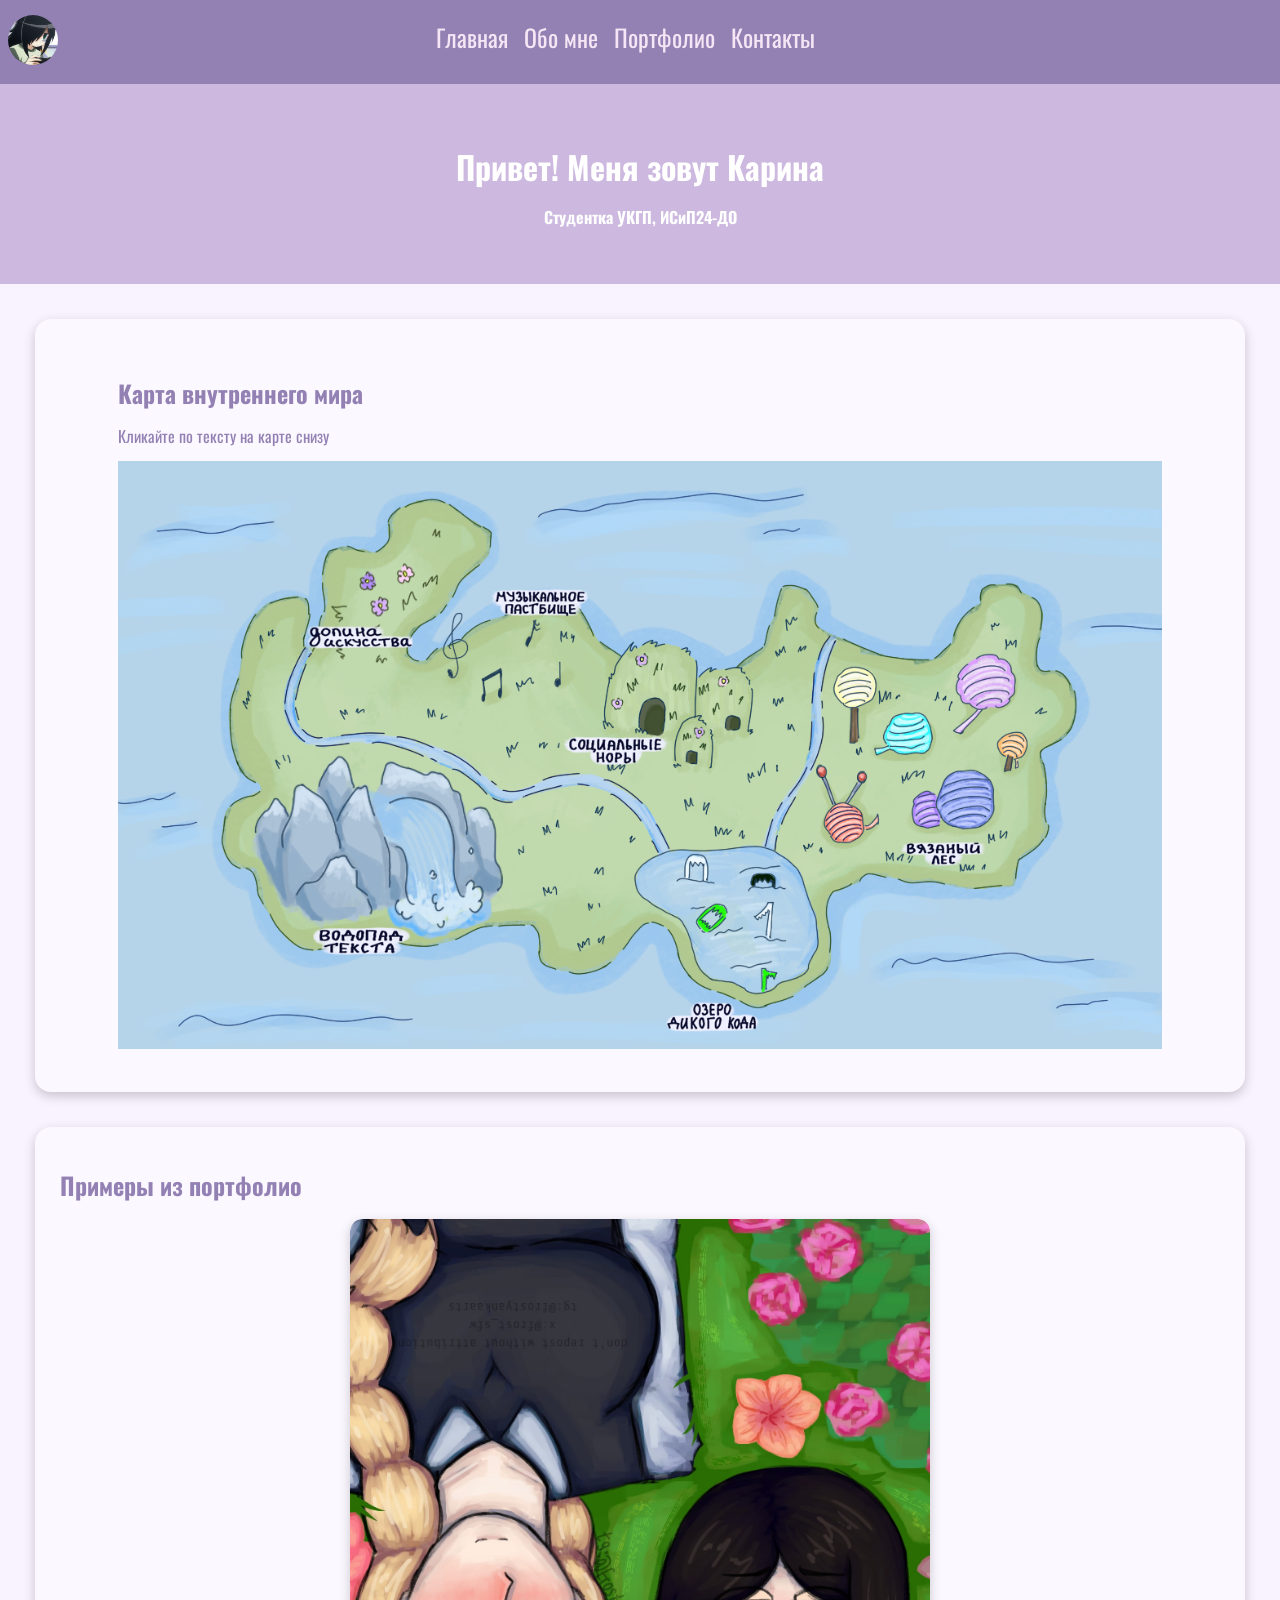
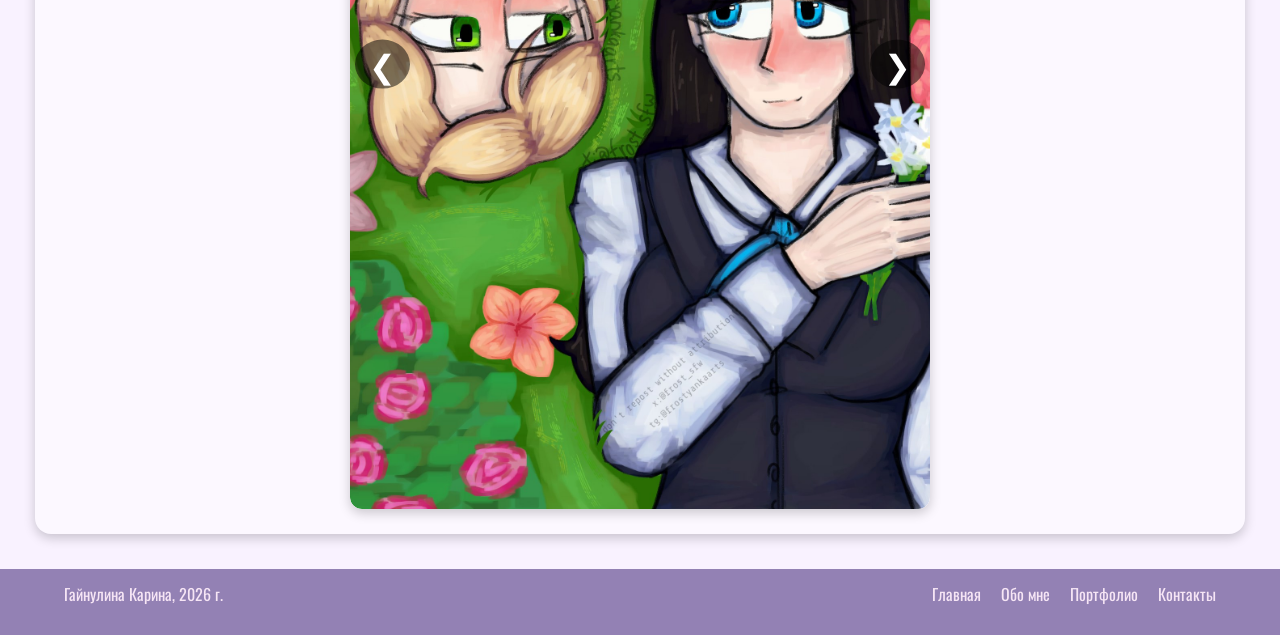
<file: index.html>
<!DOCTYPE html>
<html lang="ru">
<head>
    <meta charset="UTF-8">
    <meta name="viewport" content="width=device-width, initial-scale=1.0">
    <title>Сайт-визитка</title>
    <link rel="stylesheet" href="style.css">
    <link rel="stylesheet" href="styles/normalize.css">
</head>
<body>

<header>
    <a href="index.html">
        <img class="logo" id="logo" src="img/logo.jpg" alt="Лого">
    </a>
    <nav>
        <ul>
            <li><a href="index.html">Главная</a></li>
            <li><a href="about.html">Обо мне</a></li>
            <li class="dropdown">
                <a href="portfolio.html">Портфолио</a>
                <ul class="dropdown-menu">
                    <li><a href="portfolio.html#arts">Арты</a></li>
                    <li><a href="portfolio.html#edits">Эдиты, анимации</a></li>
                    <li><a href="portfolio.html#fanmerch">Фан-мерч</a></li>
                </ul>
            </li>
            <li><a href="contacts.html">Контакты</a></li>
        </ul>
    </nav>
    <div class="empty"></div>
</header>

<main>
    <section class="banner first">
        <div class="content">
            <h1>Привет! Меня зовут Карина</h1>
            <h2>Студентка УКГП, ИСиП24-ДО</h2>
        </div>
    </section>
<div class="card">
    <section class="insideworld">
    <div class="content">
        <div class="insidemap">
            <h2>Карта внутреннего мира</h2>
            <p>Кликайте по тексту на карте снизу</p>
            <img src="images/worldmap1.png" alt="Карта внутреннего мира" usemap="#worldmap">
            <map name="worldmap">
                <!-- каждая area задает область клика  -->
                <area shape="rect" coords="228,123, 361,227" data-text="<p><strong>Визуальное искусство:</strong></p><p>Цифровая иллюстрация - арты, фэнтези, портреты. Работаю в разных стилях.</p><p>Анимация - создание коротких анимационных роликов, 2D-анимация.</p><p>Эдиты и видео - монтаж, работа с визуальными эффектами.</p><p>Косплей - полное воплощение образов: подбор/пошив костюмов, грим, фотосъёмка.</p>" alt="Долина искусства">
                <area shape="rect" coords="402,157, 553,288" data-text="<p><strong>Музыка:</strong></p><p>Гитара - учусь играть.</p><p>Скрипка - в планах.</p><p>Создание музыки - обучаюсь в FL Studio.</p>" alt="Музыкальное пастбище">
                <area shape="poly" coords="627,219, 780,255, 740,381, 538,371, 593,264" data-text="<p><strong>Социальные и организационные навыки:</strong></p><p>Управление контентом, взаимодействие с аудиторией.</p><p>Организация коллабораций, ведение нескольких каналов.</p>" alt="Социальные норы">
                <area shape="rect" coords="855,241, 1114,500" data-text="<p><strong>Рукоделие и фан-мерч:</strong></p><p>Вязание - вяжу игрушки для себя.</p><p>Фан-мерч - изготавливаю значки, брелоки, открытки, сувениры по мотивам любимых вселенных. Работа с разными материалами, дизайн с нуля.</p>" alt="Вязаный лес">
                <area shape="rect" coords="168,354, 464,598" data-text="<p><strong>Литературное творчество:</strong></p><p>Пишу рассказы, работаю с характерами, создаю психологически глубоких персонажей.</p><p>Исследую сложные эмоциональные состояния, умею передавать атмосферу через текст.</p>" alt="Водопад текста">
                <area shape="poly" coords="681,469, 819,473, 837,498, 559,562, 849,625, 785,698, 671,697, 632,506" data-text="<p><strong>Программирование и технологии:</strong></p><p>Языки и инструменты: C#, HTML, Visual Studio, Clickteam Fusion.</p><p>Проекты: учебные работы по веб-разработке, разработка программных модулей. Есть опыт сборки и настройки ПК из отдельных компонентов.</p>" alt="Озеро дикого кода">
           
            </map>
        </div>
    </div>
</section>
</div>

<div class="card">
    <h2>Примеры из портфолио</h2>
    <div class="portfolio">
        <div class="slider-container">
            <div class="slider">
                <div class="slides">
                    <img src="portfolio/arts/1.jpg" alt="img1">
                    <img src="portfolio/arts/2.jpg" alt="img2">
                    <img src="portfolio/arts/8.jpg" alt="img3">
                    <img src="portfolio/arts/11.jpg" alt="img4">
                    <img src="portfolio/arts/3.jpg" alt="img5">
                </div>
            </div>
        </div>
        <button class="prev">❮</button>
        <button class="next">❯</button>
    </div>
    </div>
</main>

<footer>
    <div class="content">
        <div class="footer_main">
            <div class="footer_info">Гайнулина Карина, 2026 г.</div>
            <div class="footer_menu">
                <nav>
                    <ul>
                        <li><a href="index.html">Главная</a></li>
                        <li><a href="about.html">Обо мне</a></li>
                        <li><a href="portfolio.html">Портфолио</a></li>
                        <li><a href="contacts.html">Контакты</a></li>
                    </ul>
                </nav>
            </div>
        </div>
    </div>
</footer>

<!-- модальное окно для текста -->
<div id="textModal" class="text-modal">
    <div class="text-modal-content">
        <span class="text-modal-close">&times;</span>
        <div id="modalText"></div>
    </div>
</div>

<script src="script.js"></script>
</body>
</html>
</file>
<file: style.css>
@import url('https://fonts.googleapis.com/css2?family=Oswald:wght@200..700&display=swap');

/* логотип */
#logo {
    width: 50px !important;
    height: 50px !important;
    border-radius: 80%;
}

/* блок контента*/
.content {
    width: 90%;
    margin: 0 auto;
    padding: 1em;
    
}

.content h2{
text-align: center;
    
}

/* шапка */
header {
    display: flex;
    justify-content: space-between;
    align-items: center;
    padding: 0.5rem;
    background-color: #9381b4;
}

header img.logo {
    width: 80px;
    height: auto;
    border-radius: 80%;
}

nav {
    flex: 0 1 auto;
}

.empty {
    width: 80px;
    visibility: hidden;
}

header nav ul {
    display: flex;
    flex-wrap: wrap;
    padding-left: 1rem;
    list-style: none;
}

header nav ul li {
    margin-right: 1rem;
    margin-bottom: 0.5rem;
}

/* выпадающее меню */
.dropdown {
    position: relative;
}

.dropdown-menu {
    position: absolute;
    top: 100%;
    left: 0;
    background-color: #9381b4;
    min-width: 180px;
    padding: 0.5rem 0;
    margin: 0;
    list-style: none;
    border-radius: 4px;
    opacity: 0;
    visibility: hidden;
    transition: opacity 0.2s, visibility 0.2s;
    z-index: 100;
}

.dropdown-menu li {
    margin: 0;
}

.dropdown-menu a {
    display: block;
    padding: 0.5rem 1rem;
    color: #F6E5F5;
    text-decoration: none;
    white-space: nowrap;
}

.dropdown-menu a:hover {
    background-color: #6b4f8c;
}

.dropdown:hover .dropdown-menu {
    opacity: 1;
    visibility: visible;
}

/* баннер */
section.banner {
    height: 80px;
    display: flex;
    align-items: center;
    justify-content: center;
    background-color: #cdb9df;
    color: #F6E5F5;
}

section.banner .content {
    display: block;
}

section.banner h1,
section.banner h2 {
    color: #ffffff;
}

section.banner h1 {
    font-size: 0.5rem;
    font-weight: 700;
}

section.banner h2 {
    font-size: 5rem;
}

/* общие настройки */
html, body {
    height: 100%;
    margin: 0;
    padding: 0;
}

body {
    background-color: #f9f2ff;
    color: #9381b4;
    font-family: "Oswald", Arial, sans-serif;
    display: flex;
    flex-direction: column;
    min-height: 100vh;
}

body a {
    color: #F6E5F5;
}

body h1 {
    text-align: center;
}

main {
    flex: 1;
}



.card h2,
.card p,
.card ul,
.card li
{
    text-align: left !important;
}

footer {
    background: #9381b4;
    color: #F6E5F5;
    font-size: 1rem;
}

.footer_menu nav ul {
    display: flex;
    list-style: none;
    padding: 0;
    margin: 0;
    gap: 20px;
}

/* галерея (портфолио) */
.gallery {
    display: flex;
    flex-wrap: wrap;
    justify-content: center;
    gap: 1rem;
    margin: 2rem auto;
    max-width: 1200px;
}

.gallery-img {
    width: 300px;
    height: auto;
    border-radius: 8px;
    cursor: pointer;
    transition: transform 0.2s;
}

.gallery-img:hover {
    transform: scale(1.02);
}

/* слайдер на главной */
.portfolio {
    position: relative;
    width: 50%;
    max-width: 1000px;
    margin: 0 auto;
    overflow: hidden;
    border-radius: 12px;
    box-shadow: 0 4px 12px rgba(0, 0, 0, 0.2);
}

.slider-container {
    overflow: hidden;
    border-radius: 12px;
}

.slider {
    display: flex;
    transition: transform 0.5s ease-in-out;
}

.slides {
    display: flex;
    width: 100%;
}

.slides img {
    width: 100%;
    flex-shrink: 0;
    object-fit: cover;
    display: block;
}

.prev, .next {
    position: absolute;
    top: 50%;
    transform: translateY(-50%);
    background: rgba(0,0,0,0.5);
    color: white;
    border: none;
    font-size: 2rem;
    padding: 6px 14px;
    cursor: pointer;
    border-radius: 50%;
    z-index: 10;
}

.prev {
    left: 5px;
}

.next {
    right: 5px;
}

.prev:hover, .next:hover {
    background: rgba(0,0,0,0.8);
}

/* кнопки контактов */
.contact-buttons {
    display: flex;
    justify-content: center;
    gap: 1.5rem;
    flex-wrap: wrap;
    margin-top: 1rem;
}

.tg, .vk, .ds {
    display: inline-block;
    padding: 12px 28px;
    min-width: 140px;
    text-align: center;
    font-size: 1.2rem;
    font-weight: bold;
    border-radius: 10px;
    color: white;
    border: none;
    cursor: pointer;
    transition: 0.2s;
}

.tg { background: #0088cc; }
.vk { background: #4c75a3; }
.ds { background: #5865f2; }

.tg:hover, .vk:hover, .ds:hover {
    opacity: 0.85;
    transform: scale(1.02);
}

/* Lightbox */
.lightbox {
    display: none;
    position: fixed;
    z-index: 1000;
    left: 0;
    top: 0;
    width: 100%;
    height: 100%;
    background-color: rgba(0,0,0,0.9);
    justify-content: center;
    align-items: center;
}

.lightbox-content {
    max-width: 90%;
    max-height: 90%;
    object-fit: contain;
    animation: zoomIn 0.3s;
}

@keyframes zoomIn {
    from { transform: scale(0.9); opacity: 0; }
    to { transform: scale(1); opacity: 1; }
}

.lightbox-close,
.lightbox-prev,
.lightbox-next {
    position: absolute;
    color: white;
    font-size: 3rem;
    font-weight: bold;
    cursor: pointer;
    user-select: none;
    transition: 0.2s;
}

.lightbox-close {
    top: 20px;
    right: 30px;
}

.lightbox-prev {
    top: 50%;
    left: 30px;
    transform: translateY(-50%);
}

.lightbox-next {
    top: 50%;
    right: 30px;
    transform: translateY(-50%);
}

.lightbox-close:hover,
.lightbox-prev:hover,
.lightbox-next:hover {
    color: #ccc;
    transform: scale(1.1);
}

.lightbox-prev:hover {
    transform: translateY(-50%) scale(1.1);
}
.lightbox-next:hover {
    transform: translateY(-50%) scale(1.1);
}

/* адаптивность */
@media (max-width: 768px) {
    .dropdown-menu {
        position: static;
        background-color: #6b4f8c;
        opacity: 1;
        visibility: visible;
        display: none;
    }
    .dropdown.active .dropdown-menu {
        display: block;
    }
    .prev, .next {
        font-size: 1.5rem;
        padding: 6px 12px;
    }
    .lightbox-prev,
    .lightbox-next {
        font-size: 2rem;
        left: 10px;
        right: 10px;
    }
}

@media (min-width: 590px) {
    section.banner.first { min-height: 250px; }
    section.banner h1 { font-size: 2rem; }
    section.banner h2 { font-size: 1rem; }
    footer .footer_main {
        width: 100%;
        display: flex;
        justify-content: space-between;
    }
}

@media (min-width: 768px) {
    header a { font-size: 1.2rem; }
    header img.logo { width: 15vw; }
}

@media (min-width: 1024px) {
    header a { font-size: 1.5rem; }
    header img.logo { width: 12vw; }
    section.banner.first { min-height: 200px; }
}

@media (min-width: 1440px) {
    header a { font-size: 2rem; }
    header .logo { width: 10vw; }
    section.banner h1 { font-size: 2.5rem; }
    section.banner h2 { font-size: 1rem; }
}

/* общие ссылки */
a {
    text-decoration: none;
    font-size: 1rem;
}
a:hover {
    text-decoration: underline;
}

footer a {
    display: inline-block;
    margin-bottom: 1rem;
    color: #F6E5F5;
}

/* карта внутреннего мира, достижений */
.insidemap img,
.achievmentsmap img {
    max-width: 100%;
    height: auto;
}

/*панель сзади*/
.card {
    background-color: #fcf8ff;
    border-radius: 16px;
    box-shadow: 0 4px 12px rgba(0, 0, 0, 0.2);
    padding: 25px;
    margin: 35px;
    transition: transform 0.2s, box-shadow 0.2s;
    text-align: left;
}

/* текстовое модальное окно */
.text-modal {
    display: none;
    position: fixed;
    z-index: 1001;
    left: 0;
    top: 0;
    width: 100%;
    height: 100%;
    background-color: rgba(0,0,0,0.8);
    justify-content: center;
    align-items: center;
}

.text-modal-content {
    background-color: #fefefe;
    color: #333;
    padding: 20px;
    border-radius: 12px;
    max-width: 400px;
    width: 80%;
    text-align: center;
    position: relative;
    animation: zoomIn 0.3s;
}

.text-modal-close {
    position: absolute;
    top: 10px;
    right: 15px;
    font-size: 28px;
    font-weight: bold;
    cursor: pointer;
    color: #aaa;
}

.text-modal-close:hover {
    color: #000;
}

/* для видео в галерее*/
.gallery-img {
    width: 300px;
    height: auto;
    border-radius: 8px;
    cursor: pointer;
    transition: transform 0.2s;
    object-fit: cover;
}
.gallery-img:hover {
    transform: scale(1.02);
}

/* для видео внутри lightbox */
#lightbox-video {
    max-width: 90%;
    max-height: 90%;
    object-fit: contain;
}

/*адаптация для телефонов */
@media (max-width: 768px) {
    section.banner h1 {
        font-size: 1.2rem;
    }
    section.banner h2 {
        font-size: 1rem;
    }
    section.banner.first {
        min-height: auto;
        padding: 1rem;
    }
    .portfolio {
        width: 90%;
    }
    .gallery-img {
        width: calc(50% - 0.5rem);
        max-width: 100%;
    }
    .card {
        margin: 15px;
        padding: 15px;
    }
    header nav ul {
        justify-content: center;
        gap: 0.5rem;
    }
    header nav ul li {
        margin-right: 0;
    }
    .empty {
        width: 0;
        visibility: hidden;
    }
    header img.logo {
        width: 60px;
    }
}

@media (max-width: 480px) {
    .gallery-img {
        width: 100%;
    }
    section.banner h1 {
        font-size: 1rem;
    }
    section.banner h2 {
        font-size: 0.8rem;
    }
    .contact-buttons {
        gap: 0.8rem;
    }
    .tg, .vk, .ds {
        padding: 8px 16px;
        min-width: 100px;
        font-size: 1rem;
    }
}
</file>
